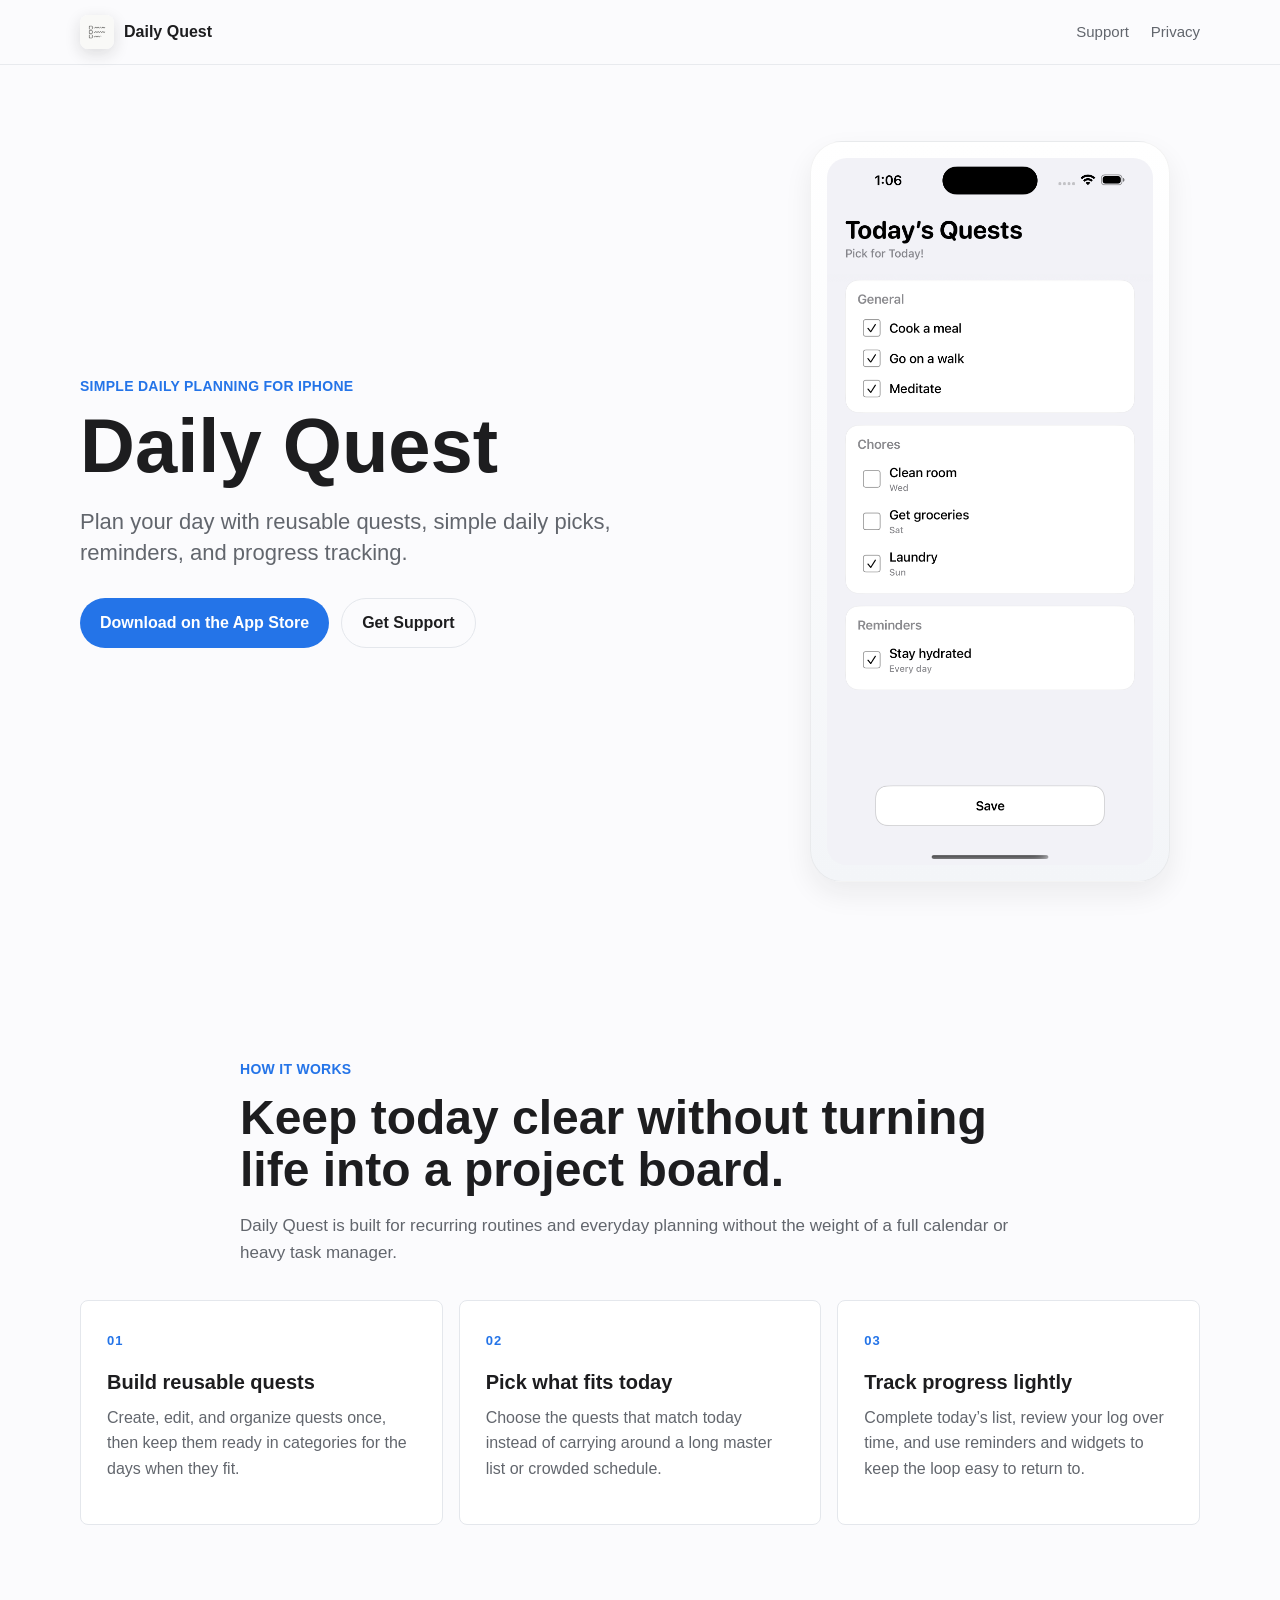
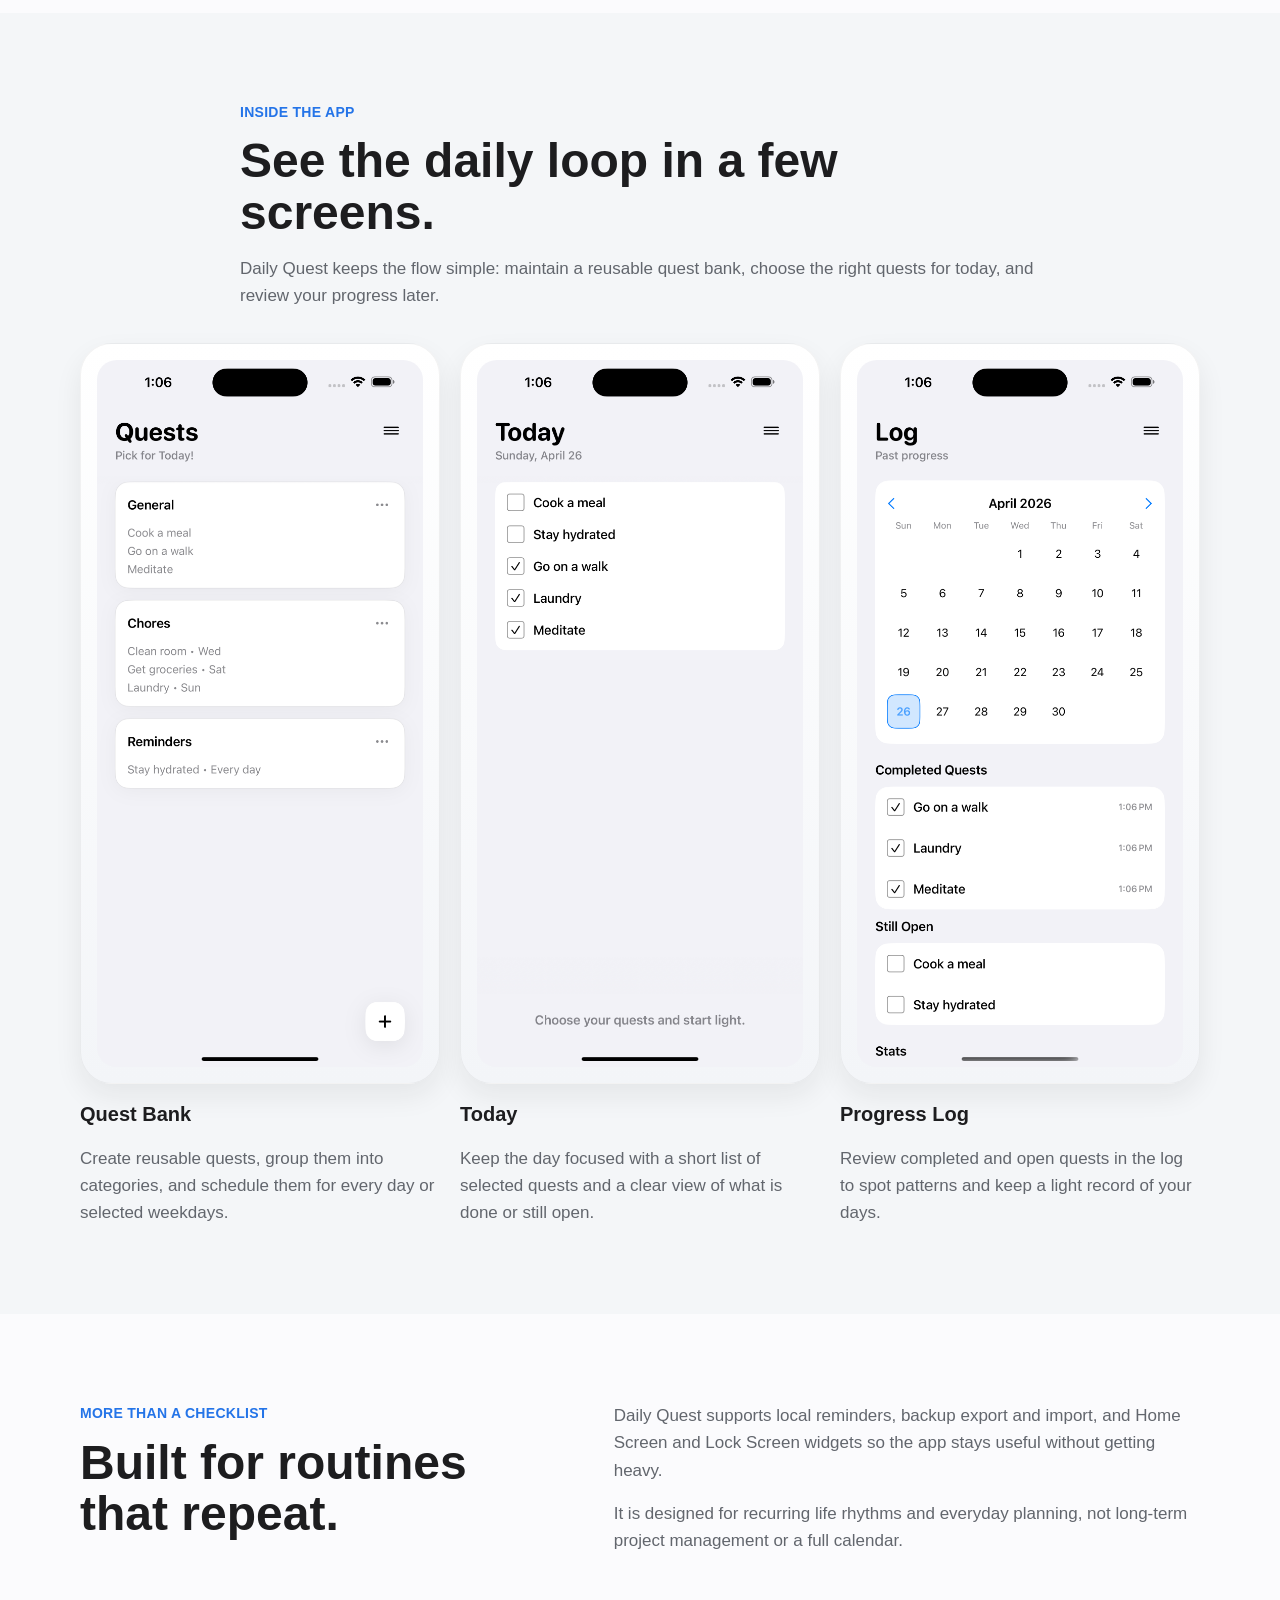
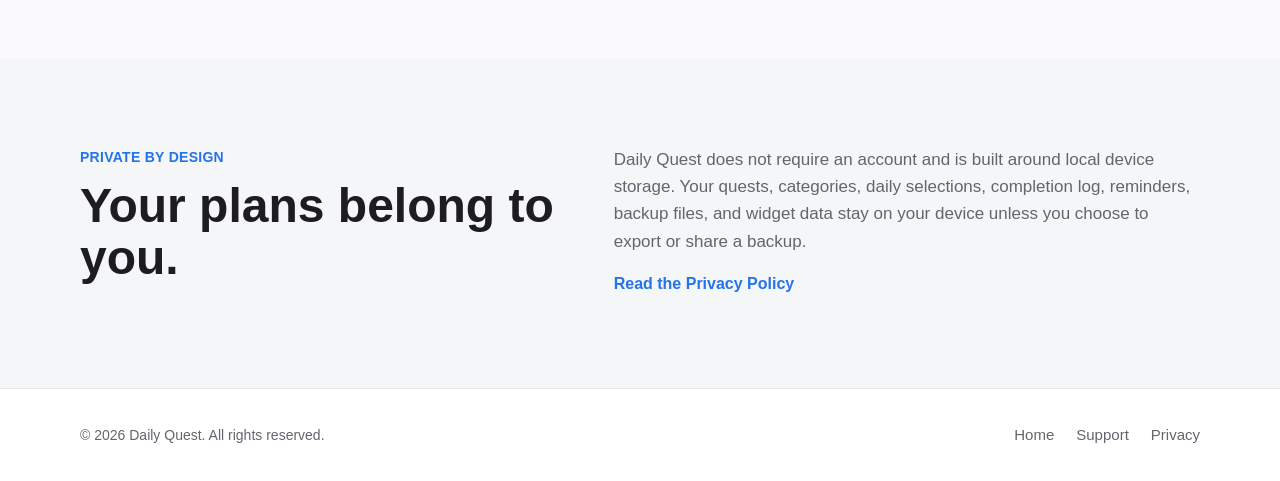
<file: index.html>
<!DOCTYPE html>
<html lang="en">
<head>
    <meta charset="UTF-8">
    <meta name="viewport" content="width=device-width, initial-scale=1.0">
    <meta name="description" content="Plan your day with reusable quests, simple daily picks, reminders, and progress tracking.">
    <title>Daily Quest</title>
    <link rel="icon" href="site-images/AppIcon.png">
    <link rel="apple-touch-icon" href="site-images/AppIcon.png">
    <link rel="stylesheet" href="styles.css">
</head>
<body>
    <header class="site-header">
        <nav class="nav container" aria-label="Main navigation">
            <a class="brand" href="index.html" aria-label="Daily Quest home">
                <img src="site-images/AppIcon.png" alt="" class="brand-icon">
                <span>Daily Quest</span>
            </a>
            <div class="nav-links">
                <a href="support.html">Support</a>
                <a href="privacy.html">Privacy</a>
            </div>
        </nav>
    </header>

    <main>
        <section class="hero container">
            <div class="hero-copy">
                <p class="eyebrow">Simple daily planning for iPhone</p>
                <h1>Daily Quest</h1>
                <p class="hero-subtitle">Plan your day with reusable quests, simple daily picks, reminders, and progress tracking.</p>
                <div class="hero-actions">
                    <a class="button button-primary" href="https://apps.apple.com/us/app/daily-quest-day-planner/id6763805107" aria-label="Download Daily Quest on the App Store">Download on the App Store</a>
                    <a class="button button-secondary" href="support.html">Get Support</a>
                </div>
            </div>
            <div class="hero-visual">
                <div class="device-frame hero-device">
                    <img src="site-images/initial_picker.png" alt="Daily Quest pick for today screen showing reusable quests grouped into General, Chores, and Reminders." class="app-shot">
                </div>
            </div>
        </section>

        <section class="section">
            <div class="container section-heading">
                <p class="eyebrow">How it works</p>
                <h2>Keep today clear without turning life into a project board.</h2>
                <p>Daily Quest is built for recurring routines and everyday planning without the weight of a full calendar or heavy task manager.</p>
            </div>

            <div class="container feature-grid">
                <article class="feature-card">
                    <span class="feature-number">01</span>
                    <h3>Build reusable quests</h3>
                    <p>Create, edit, and organize quests once, then keep them ready in categories for the days when they fit.</p>
                </article>
                <article class="feature-card">
                    <span class="feature-number">02</span>
                    <h3>Pick what fits today</h3>
                    <p>Choose the quests that match today instead of carrying around a long master list or crowded schedule.</p>
                </article>
                <article class="feature-card">
                    <span class="feature-number">03</span>
                    <h3>Track progress lightly</h3>
                    <p>Complete today’s list, review your log over time, and use reminders and widgets to keep the loop easy to return to.</p>
                </article>
            </div>
        </section>

        <section class="section section-soft">
            <div class="container section-heading">
                <p class="eyebrow">Inside the app</p>
                <h2>See the daily loop in a few screens.</h2>
                <p>Daily Quest keeps the flow simple: maintain a reusable quest bank, choose the right quests for today, and review your progress later.</p>
            </div>

            <div class="container screenshot-grid">
                <article class="screenshot-card">
                    <div class="device-frame">
                        <img src="site-images/quests.png" alt="Daily Quest quest bank screen with reusable quests grouped into categories." class="app-shot">
                    </div>
                    <h3>Quest Bank</h3>
                    <p>Create reusable quests, group them into categories, and schedule them for every day or selected weekdays.</p>
                </article>
                <article class="screenshot-card">
                    <div class="device-frame">
                        <img src="site-images/today.png" alt="Daily Quest today screen showing the selected quests for the current day." class="app-shot app-shot-today">
                    </div>
                    <h3>Today</h3>
                    <p>Keep the day focused with a short list of selected quests and a clear view of what is done or still open.</p>
                </article>
                <article class="screenshot-card">
                    <div class="device-frame">
                        <img src="site-images/log.png" alt="Daily Quest log screen showing the monthly calendar and completed and open quests for a selected day." class="app-shot">
                    </div>
                    <h3>Progress Log</h3>
                    <p>Review completed and open quests in the log to spot patterns and keep a light record of your days.</p>
                </article>
            </div>
        </section>

        <section class="section">
            <div class="container split">
                <div>
                    <p class="eyebrow">More than a checklist</p>
                    <h2>Built for routines that repeat.</h2>
                </div>
                <div>
                    <p>Daily Quest supports local reminders, backup export and import, and Home Screen and Lock Screen widgets so the app stays useful without getting heavy.</p>
                    <p>It is designed for recurring life rhythms and everyday planning, not long-term project management or a full calendar.</p>
                </div>
            </div>
        </section>

        <section class="section section-soft">
            <div class="container split">
                <div>
                    <p class="eyebrow">Private by design</p>
                    <h2>Your plans belong to you.</h2>
                </div>
                <div>
                    <p>Daily Quest does not require an account and is built around local device storage. Your quests, categories, daily selections, completion log, reminders, backup files, and widget data stay on your device unless you choose to export or share a backup.</p>
                    <a class="text-link" href="privacy.html">Read the Privacy Policy</a>
                </div>
            </div>
        </section>
    </main>

    <footer class="site-footer">
        <div class="container footer-inner">
            <p>&copy; 2026 Daily Quest. All rights reserved.</p>
            <div class="footer-links">
                <a href="index.html">Home</a>
                <a href="support.html">Support</a>
                <a href="privacy.html">Privacy</a>
            </div>
        </div>
    </footer>
</body>
</html>
</file>
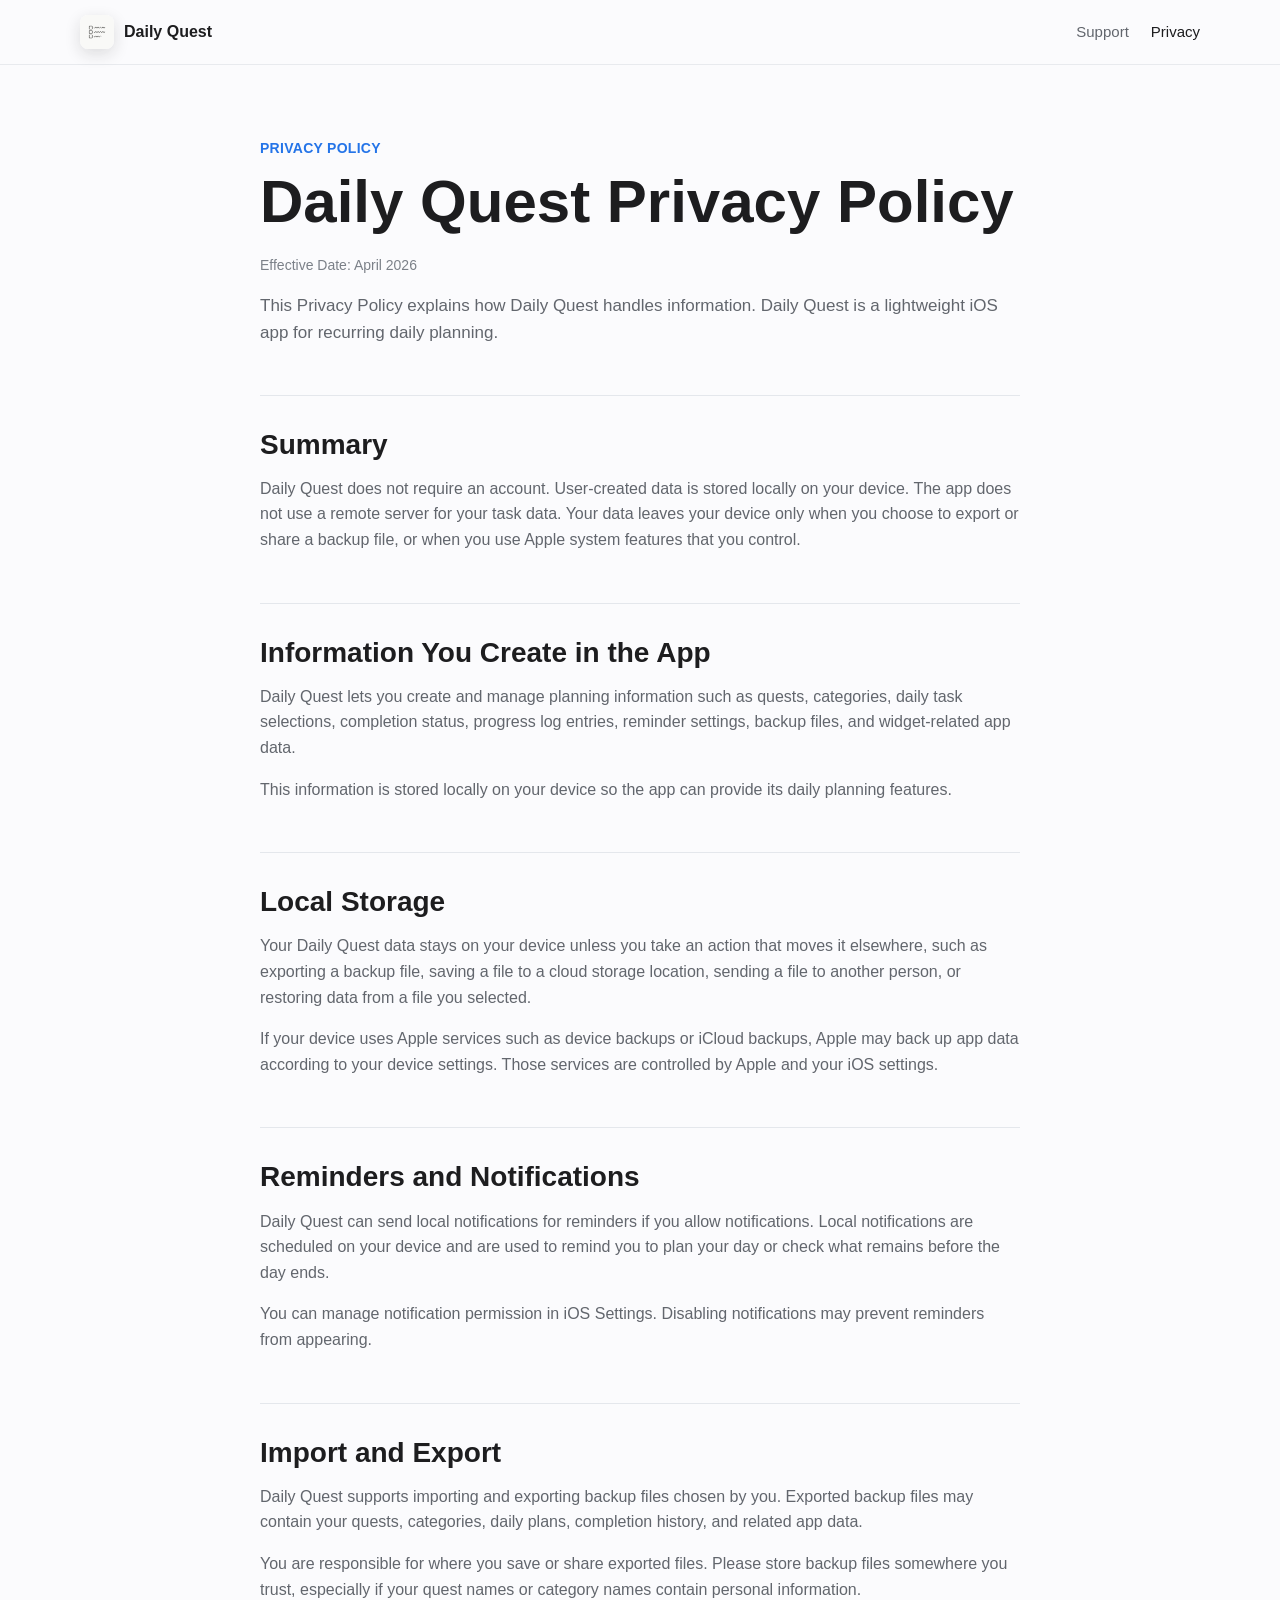
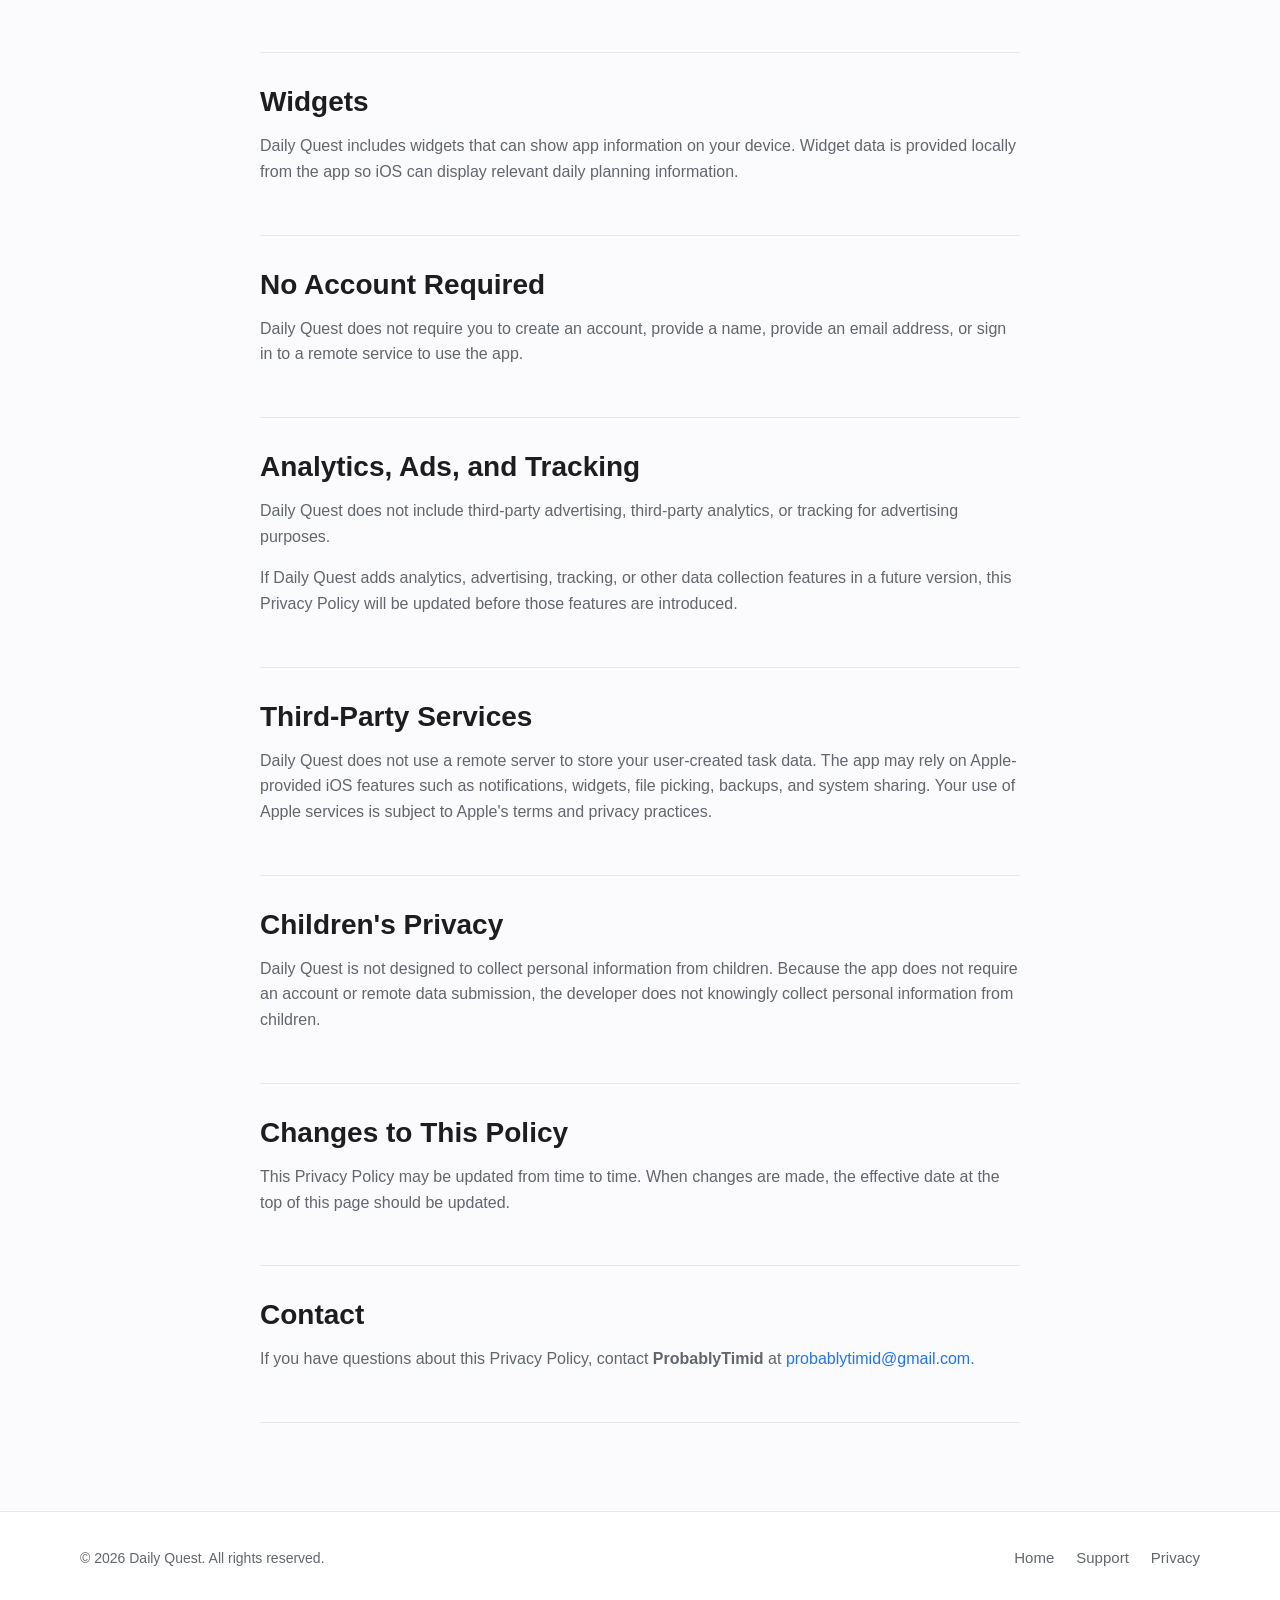
<file: privacy.html>
<!DOCTYPE html>
<html lang="en">
<head>
    <meta charset="UTF-8">
    <meta name="viewport" content="width=device-width, initial-scale=1.0">
    <meta name="description" content="Privacy policy for Daily Quest.">
    <title>Privacy Policy | Daily Quest</title>
    <link rel="icon" href="site-images/AppIcon.png">
    <link rel="apple-touch-icon" href="site-images/AppIcon.png">
    <link rel="stylesheet" href="styles.css">
</head>
<body>
    <header class="site-header">
        <nav class="nav container" aria-label="Main navigation">
            <a class="brand" href="index.html" aria-label="Daily Quest home">
                <img src="site-images/AppIcon.png" alt="" class="brand-icon">
                <span>Daily Quest</span>
            </a>
            <div class="nav-links">
                <a href="support.html">Support</a>
                <a href="privacy.html" aria-current="page">Privacy</a>
            </div>
        </nav>
    </header>

    <main class="page-main">
        <section class="page-hero container narrow">
            <p class="eyebrow">Privacy Policy</p>
            <h1>Daily Quest Privacy Policy</h1>
            <p class="policy-date">Effective Date: April 2026</p>
            <p>This Privacy Policy explains how Daily Quest handles information. Daily Quest is a lightweight iOS app for recurring daily planning.</p>
        </section>

        <article class="container narrow policy">
            <section>
                <h2>Summary</h2>
                <p>Daily Quest does not require an account. User-created data is stored locally on your device. The app does not use a remote server for your task data. Your data leaves your device only when you choose to export or share a backup file, or when you use Apple system features that you control.</p>
            </section>

            <section>
                <h2>Information You Create in the App</h2>
                <p>Daily Quest lets you create and manage planning information such as quests, categories, daily task selections, completion status, progress log entries, reminder settings, backup files, and widget-related app data.</p>
                <p>This information is stored locally on your device so the app can provide its daily planning features.</p>
            </section>

            <section>
                <h2>Local Storage</h2>
                <p>Your Daily Quest data stays on your device unless you take an action that moves it elsewhere, such as exporting a backup file, saving a file to a cloud storage location, sending a file to another person, or restoring data from a file you selected.</p>
                <p>If your device uses Apple services such as device backups or iCloud backups, Apple may back up app data according to your device settings. Those services are controlled by Apple and your iOS settings.</p>
            </section>

            <section>
                <h2>Reminders and Notifications</h2>
                <p>Daily Quest can send local notifications for reminders if you allow notifications. Local notifications are scheduled on your device and are used to remind you to plan your day or check what remains before the day ends.</p>
                <p>You can manage notification permission in iOS Settings. Disabling notifications may prevent reminders from appearing.</p>
            </section>

            <section>
                <h2>Import and Export</h2>
                <p>Daily Quest supports importing and exporting backup files chosen by you. Exported backup files may contain your quests, categories, daily plans, completion history, and related app data.</p>
                <p>You are responsible for where you save or share exported files. Please store backup files somewhere you trust, especially if your quest names or category names contain personal information.</p>
            </section>

            <section>
                <h2>Widgets</h2>
                <p>Daily Quest includes widgets that can show app information on your device. Widget data is provided locally from the app so iOS can display relevant daily planning information.</p>
            </section>

            <section>
                <h2>No Account Required</h2>
                <p>Daily Quest does not require you to create an account, provide a name, provide an email address, or sign in to a remote service to use the app.</p>
            </section>

            <section>
                <h2>Analytics, Ads, and Tracking</h2>
                <p>Daily Quest does not include third-party advertising, third-party analytics, or tracking for advertising purposes.</p>
                <p>If Daily Quest adds analytics, advertising, tracking, or other data collection features in a future version, this Privacy Policy will be updated before those features are introduced.</p>
            </section>

            <section>
                <h2>Third-Party Services</h2>
                <p>Daily Quest does not use a remote server to store your user-created task data. The app may rely on Apple-provided iOS features such as notifications, widgets, file picking, backups, and system sharing. Your use of Apple services is subject to Apple's terms and privacy practices.</p>
            </section>

            <section>
                <h2>Children's Privacy</h2>
                <p>Daily Quest is not designed to collect personal information from children. Because the app does not require an account or remote data submission, the developer does not knowingly collect personal information from children.</p>
            </section>

            <section>
                <h2>Changes to This Policy</h2>
                <p>This Privacy Policy may be updated from time to time. When changes are made, the effective date at the top of this page should be updated.</p>
            </section>

            <section>
                <h2>Contact</h2>
                <p>If you have questions about this Privacy Policy, contact <strong>ProbablyTimid</strong> at <a href="mailto:probablytimid@gmail.com">probablytimid@gmail.com</a>.</p>
            </section>
        </article>
    </main>

    <footer class="site-footer">
        <div class="container footer-inner">
            <p>&copy; 2026 Daily Quest. All rights reserved.</p>
            <div class="footer-links">
                <a href="index.html">Home</a>
                <a href="support.html">Support</a>
                <a href="privacy.html">Privacy</a>
            </div>
        </div>
    </footer>
</body>
</html>
</file>
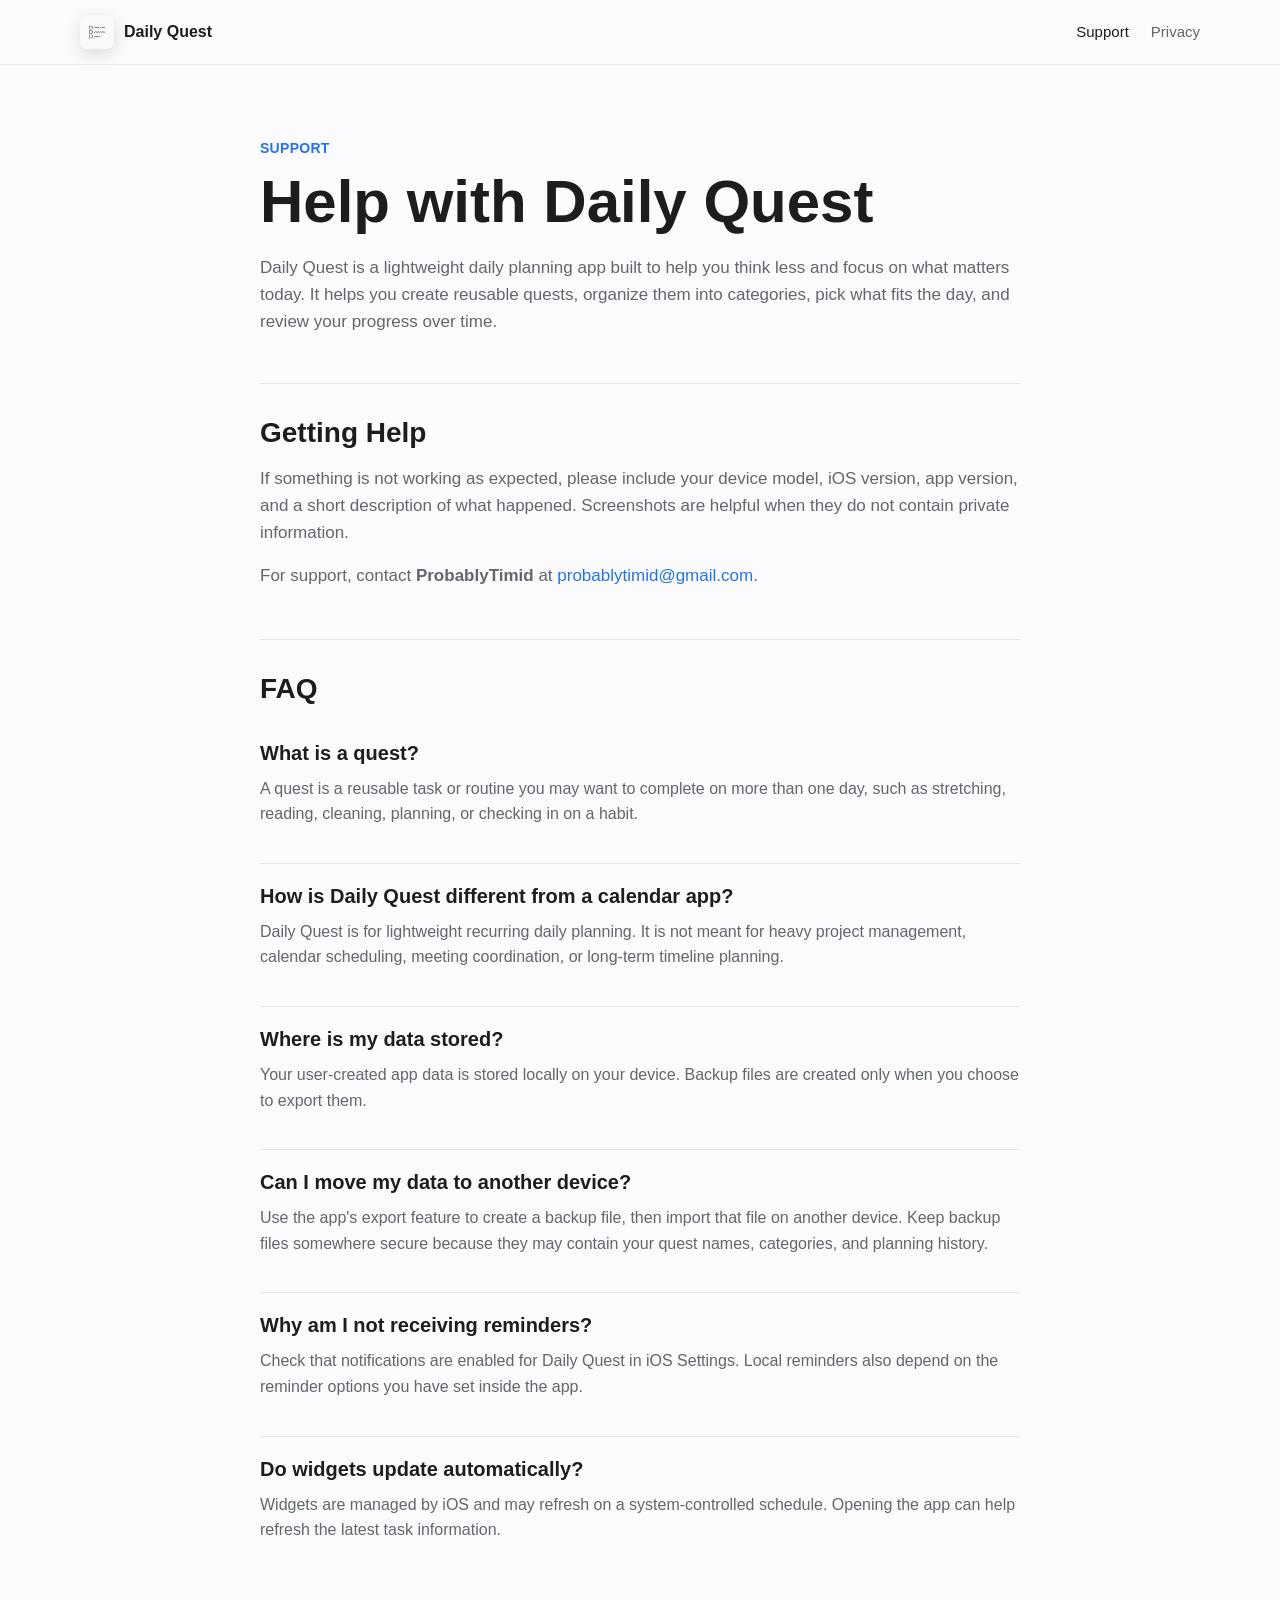
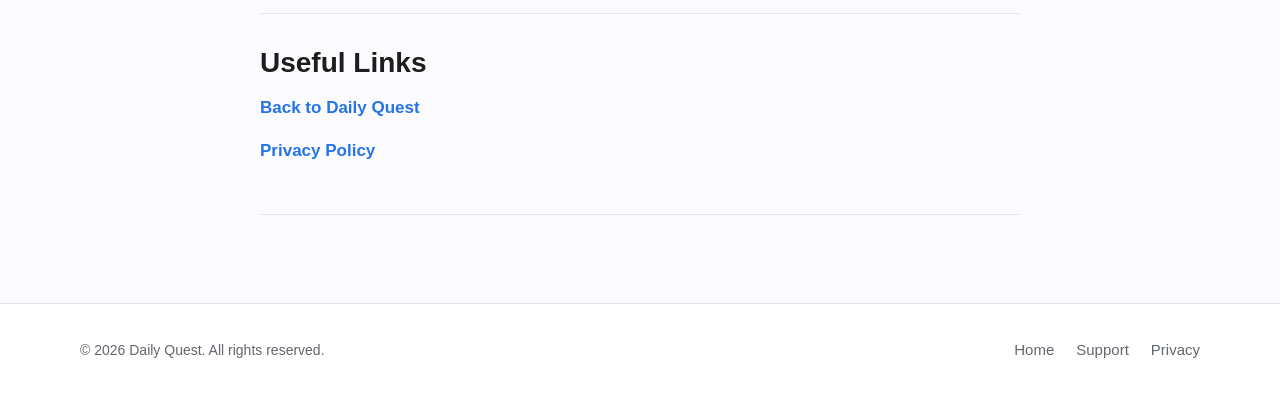
<file: support.html>
<!DOCTYPE html>
<html lang="en">
<head>
    <meta charset="UTF-8">
    <meta name="viewport" content="width=device-width, initial-scale=1.0">
    <meta name="description" content="Support page for Daily Quest.">
    <title>Support | Daily Quest</title>
    <link rel="icon" href="site-images/AppIcon.png">
    <link rel="apple-touch-icon" href="site-images/AppIcon.png">
    <link rel="stylesheet" href="styles.css">
</head>
<body>
    <header class="site-header">
        <nav class="nav container" aria-label="Main navigation">
            <a class="brand" href="index.html" aria-label="Daily Quest home">
                <img src="site-images/AppIcon.png" alt="" class="brand-icon">
                <span>Daily Quest</span>
            </a>
            <div class="nav-links">
                <a href="support.html" aria-current="page">Support</a>
                <a href="privacy.html">Privacy</a>
            </div>
        </nav>
    </header>

    <main class="page-main">
        <section class="page-hero container narrow">
            <p class="eyebrow">Support</p>
            <h1>Help with Daily Quest</h1>
            <p>Daily Quest is a lightweight daily planning app built to help you think less and focus on what matters today. It helps you create reusable quests, organize them into categories, pick what fits the day, and review your progress over time.</p>
        </section>

        <section class="container narrow content-section">
            <h2>Getting Help</h2>
            <p>If something is not working as expected, please include your device model, iOS version, app version, and a short description of what happened. Screenshots are helpful when they do not contain private information.</p>
            <p>For support, contact <strong>ProbablyTimid</strong> at <a href="mailto:probablytimid@gmail.com">probablytimid@gmail.com</a>.</p>
        </section>

        <section class="container narrow content-section">
            <h2>FAQ</h2>

            <article class="faq-item">
                <h3>What is a quest?</h3>
                <p>A quest is a reusable task or routine you may want to complete on more than one day, such as stretching, reading, cleaning, planning, or checking in on a habit.</p>
            </article>

            <article class="faq-item">
                <h3>How is Daily Quest different from a calendar app?</h3>
                <p>Daily Quest is for lightweight recurring daily planning. It is not meant for heavy project management, calendar scheduling, meeting coordination, or long-term timeline planning.</p>
            </article>

            <article class="faq-item">
                <h3>Where is my data stored?</h3>
                <p>Your user-created app data is stored locally on your device. Backup files are created only when you choose to export them.</p>
            </article>

            <article class="faq-item">
                <h3>Can I move my data to another device?</h3>
                <p>Use the app's export feature to create a backup file, then import that file on another device. Keep backup files somewhere secure because they may contain your quest names, categories, and planning history.</p>
            </article>

            <article class="faq-item">
                <h3>Why am I not receiving reminders?</h3>
                <p>Check that notifications are enabled for Daily Quest in iOS Settings. Local reminders also depend on the reminder options you have set inside the app.</p>
            </article>

            <article class="faq-item">
                <h3>Do widgets update automatically?</h3>
                <p>Widgets are managed by iOS and may refresh on a system-controlled schedule. Opening the app can help refresh the latest task information.</p>
            </article>
        </section>

        <section class="container narrow content-section">
            <h2>Useful Links</h2>
            <p><a class="text-link" href="index.html">Back to Daily Quest</a></p>
            <p><a class="text-link" href="privacy.html">Privacy Policy</a></p>
        </section>
    </main>

    <footer class="site-footer">
        <div class="container footer-inner">
            <p>&copy; 2026 Daily Quest. All rights reserved.</p>
            <div class="footer-links">
                <a href="index.html">Home</a>
                <a href="support.html">Support</a>
                <a href="privacy.html">Privacy</a>
            </div>
        </div>
    </footer>
</body>
</html>
</file>
<file: styles.css>
:root {
    --bg: #fbfbfd;
    --surface: #ffffff;
    --surface-soft: #f4f6f8;
    --text: #1d1d1f;
    --muted: #62666d;
    --line: #e4e7ec;
    --accent: #2474e8;
    --accent-dark: #1657b8;
    --shadow: 0 18px 45px rgba(29, 29, 31, 0.08);
    --radius: 8px;
    --max-width: 1120px;
}

* {
    box-sizing: border-box;
}

html {
    scroll-behavior: smooth;
}

body {
    margin: 0;
    font-family: -apple-system, BlinkMacSystemFont, "SF Pro Display", "Segoe UI", Roboto, Helvetica, Arial, sans-serif;
    background: var(--bg);
    color: var(--text);
    line-height: 1.6;
    letter-spacing: 0;
}

img {
    max-width: 100%;
    display: block;
}

a {
    color: var(--accent);
    text-decoration: none;
}

a:hover {
    color: var(--accent-dark);
}

.container {
    width: min(100% - 40px, var(--max-width));
    margin: 0 auto;
}

.narrow {
    width: min(100% - 40px, 760px);
}

.site-header {
    position: sticky;
    top: 0;
    z-index: 10;
    background: rgba(251, 251, 253, 0.86);
    border-bottom: 1px solid rgba(228, 231, 236, 0.8);
    backdrop-filter: saturate(180%) blur(18px);
}

.nav {
    min-height: 64px;
    display: flex;
    align-items: center;
    justify-content: space-between;
    gap: 24px;
}

.brand {
    display: inline-flex;
    align-items: center;
    gap: 10px;
    color: var(--text);
    font-weight: 650;
}

.brand:hover {
    color: var(--text);
}

.brand-icon {
    width: 34px;
    height: 34px;
    border-radius: 8px;
    box-shadow: 0 5px 16px rgba(29, 29, 31, 0.14);
}

.nav-links,
.footer-links {
    display: flex;
    align-items: center;
    gap: 22px;
}

.nav-links a,
.footer-links a {
    color: var(--muted);
    font-size: 15px;
}

.nav-links a:hover,
.nav-links a[aria-current="page"],
.footer-links a:hover {
    color: var(--text);
}

.hero {
    min-height: calc(100vh - 64px);
    display: grid;
    grid-template-columns: minmax(0, 1fr) minmax(320px, 420px);
    align-items: center;
    gap: 48px;
    padding: 76px 0 88px;
}

.hero-copy {
    max-width: 650px;
}

.hero-visual {
    display: flex;
    justify-content: center;
}

.hero-device {
    width: min(100%, 360px);
}

.eyebrow {
    margin: 0 0 12px;
    color: var(--accent);
    font-size: 14px;
    font-weight: 700;
    letter-spacing: 0.02em;
    text-transform: uppercase;
}

h1,
h2,
h3,
p {
    overflow-wrap: anywhere;
}

h1 {
    margin: 0;
    color: var(--text);
    font-size: clamp(44px, 7vw, 76px);
    line-height: 0.98;
    font-weight: 760;
}

h2 {
    margin: 0 0 16px;
    font-size: clamp(30px, 4vw, 48px);
    line-height: 1.08;
    font-weight: 720;
}

h3 {
    margin: 0 0 10px;
    font-size: 20px;
    line-height: 1.25;
}

p {
    margin: 0 0 16px;
    color: var(--muted);
    font-size: 17px;
}

.hero-subtitle {
    max-width: 570px;
    margin-top: 22px;
    font-size: 22px;
    line-height: 1.42;
}

.hero-actions {
    display: flex;
    flex-wrap: wrap;
    gap: 12px;
    margin-top: 30px;
}

.button {
    display: inline-flex;
    min-height: 46px;
    align-items: center;
    justify-content: center;
    border-radius: 999px;
    padding: 11px 20px;
    font-size: 16px;
    font-weight: 650;
    transition: transform 160ms ease, background 160ms ease, border-color 160ms ease;
}

.button:hover {
    transform: translateY(-1px);
}

.button-primary {
    background: var(--accent);
    color: #ffffff;
}

.button-primary:hover {
    background: var(--accent-dark);
    color: #ffffff;
}

.button-secondary {
    background: transparent;
    border: 1px solid var(--line);
    color: var(--text);
}

.button-secondary:hover {
    border-color: #c8ced8;
    color: var(--text);
}

.fine-print,
.policy-date {
    font-size: 14px;
    color: #7b8088;
}

.section {
    padding: 88px 0;
}

.section-soft {
    background: var(--surface-soft);
}

.section-heading {
    max-width: 800px;
    margin-bottom: 34px;
}

.feature-grid {
    display: grid;
    grid-template-columns: repeat(3, minmax(0, 1fr));
    gap: 16px;
}

.feature-card {
    min-height: 190px;
    padding: 26px;
    border: 1px solid var(--line);
    border-radius: var(--radius);
    background: var(--surface);
}

.feature-number {
    display: inline-block;
    margin-bottom: 18px;
    color: var(--accent);
    font-size: 13px;
    font-weight: 700;
    letter-spacing: 0.08em;
}

.screenshot-grid {
    display: grid;
    grid-template-columns: repeat(3, minmax(0, 1fr));
    gap: 20px;
}

.screenshot-card {
    display: flex;
    flex-direction: column;
    gap: 18px;
}

.screenshot-card h3,
.screenshot-card p {
    margin-bottom: 0;
}

.device-frame {
    padding: 16px;
    border: 1px solid rgba(29, 29, 31, 0.05);
    border-radius: 32px;
    background: linear-gradient(180deg, #ffffff 0%, #f3f5f8 100%);
    box-shadow: 0 12px 28px rgba(29, 29, 31, 0.07);
}

.app-shot {
    width: 100%;
    border-radius: 20px;
}

.app-shot-today {
    object-position: top center;
}

.feature-card p,
.faq-item p,
.policy p {
    font-size: 16px;
}

.split {
    display: grid;
    grid-template-columns: minmax(0, 0.9fr) minmax(0, 1.1fr);
    gap: 54px;
    align-items: start;
}

.text-link {
    display: inline-flex;
    align-items: center;
    font-weight: 650;
}

.page-main {
    padding: 72px 0 88px;
}

.page-hero {
    padding-bottom: 32px;
    border-bottom: 1px solid var(--line);
}

.page-hero h1 {
    margin-bottom: 20px;
    font-size: clamp(38px, 6vw, 60px);
    line-height: 1.04;
}

.content-section,
.policy section {
    padding: 34px 0;
    border-bottom: 1px solid var(--line);
}

.content-section h2,
.policy h2 {
    font-size: 28px;
}

.faq-item {
    padding: 20px 0;
}

.faq-item + .faq-item {
    border-top: 1px solid var(--line);
}

.site-footer {
    border-top: 1px solid var(--line);
    background: var(--surface);
}

.footer-inner {
    min-height: 92px;
    display: flex;
    align-items: center;
    justify-content: space-between;
    gap: 24px;
}

.footer-inner p {
    margin: 0;
    font-size: 14px;
}

@media (max-width: 860px) {
    .hero {
        min-height: auto;
        grid-template-columns: 1fr;
        padding: 54px 0 72px;
    }

    .feature-grid,
    .split,
    .screenshot-grid {
        grid-template-columns: 1fr;
    }

    .hero-visual {
        justify-content: flex-start;
    }

    .hero-device {
        max-width: 340px;
    }
}

@media (max-width: 620px) {
    .container,
    .narrow {
        width: min(100% - 28px, var(--max-width));
    }

    .nav {
        min-height: 58px;
        gap: 14px;
    }

    .brand span {
        max-width: 118px;
        white-space: nowrap;
        overflow: hidden;
        text-overflow: ellipsis;
    }

    .nav-links,
    .footer-links {
        gap: 14px;
    }

    .nav-links a,
    .footer-links a {
        font-size: 14px;
    }

    h1 {
        font-size: clamp(38px, 13vw, 52px);
    }

    .hero-subtitle {
        font-size: 19px;
    }

    .button {
        width: 100%;
    }

    .section {
        padding: 64px 0;
    }

    .feature-card {
        min-height: auto;
        padding: 22px;
    }

    .footer-inner {
        padding: 24px 0;
        align-items: flex-start;
        flex-direction: column;
    }
}
</file>
